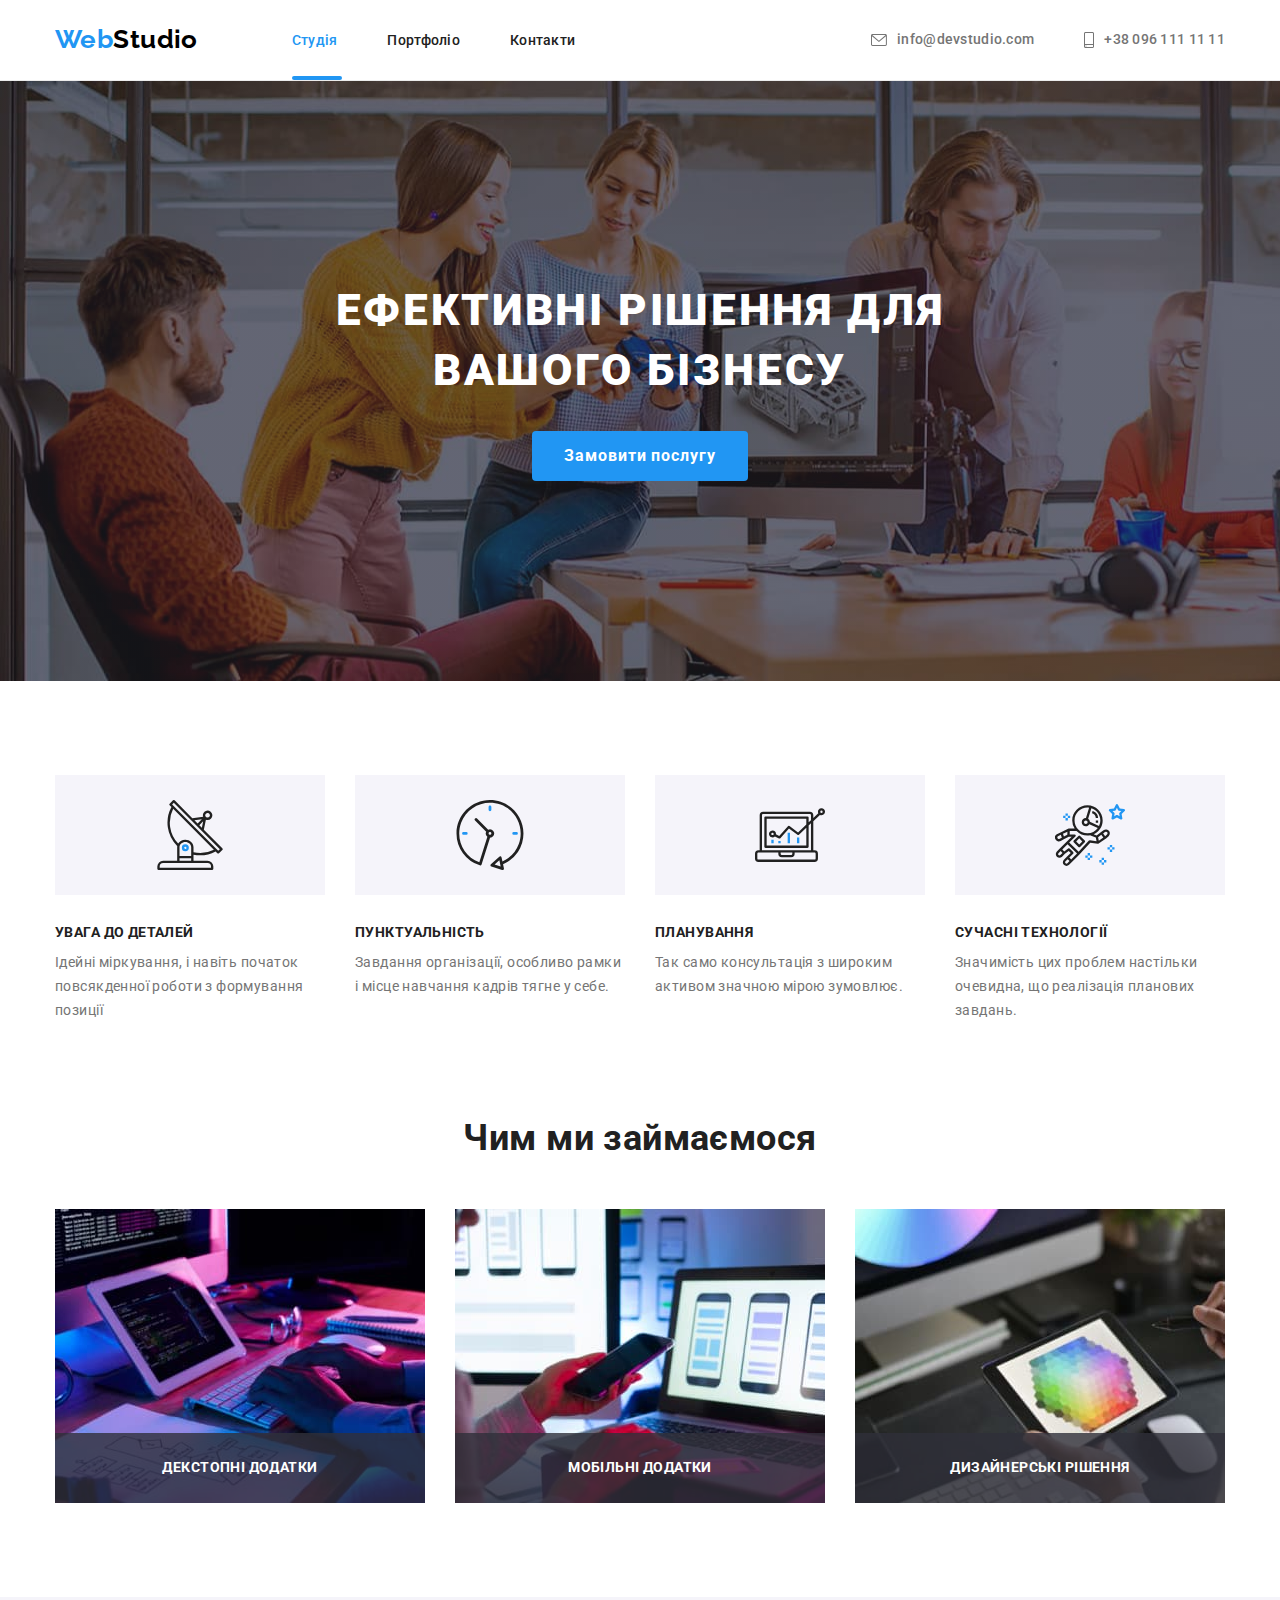
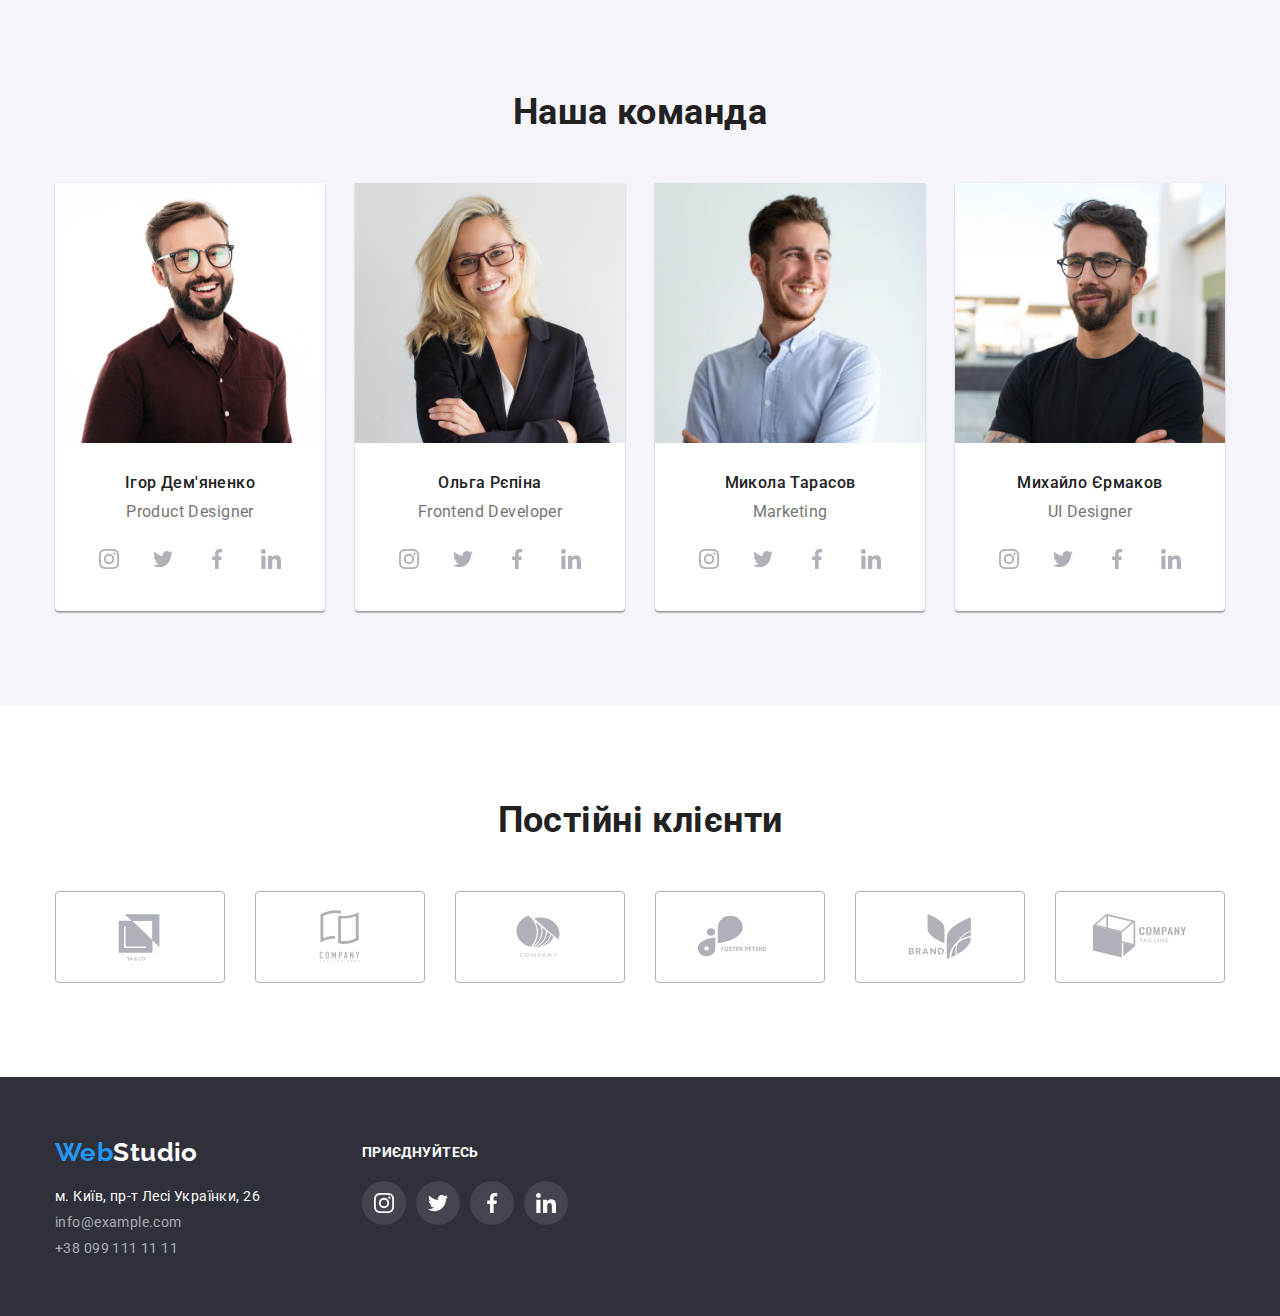
<file: index.html>
<!DOCTYPE html>
<html lang="uk">
<head>
    <meta charset="UTF-8">
    <meta http-equiv="X-UA-Compatible" content="IE=edge">
    <meta name="viewport" content="width=device-width, initial-scale=1.0">
    <title>Веб студія</title>
    <link rel="preconnect" href="https://fonts.googleapis.com">
    <link rel="preconnect" href="https://fonts.gstatic.com" crossorigin>
    <link href="https://fonts.googleapis.com/css2?family=Raleway:wght@700&family=Roboto:wght@400;500;700;900&display=swap" rel="stylesheet">
    <link rel="stylesheet" href="https://cdnjs.cloudflare.com/ajax/libs/modern-normalize/1.1.0/modern-normalize.min.css">
    <link rel="stylesheet" href="./css/style.css">
</head>
<body>
    <header class="header-page">
        <div class="container flex-cont">
            <nav class="flex-cont">
                <a class="link logo" href="./index.html"><span class="logo-blue">Web</span><span class="logo-black">Studio</span></a>
                <ul class="list flex-cont">
                    <li class="nav-list"><a class="link nav  current" href="./index.html">Студія</a></li>
                    <li class="nav-list"><a class="link nav " href="./portfolio.html">Портфоліо</a></li>
                    <li class="nav-list"><a class="link nav " href="#">Контакти</a></li>
                </ul>            
            </nav>
            <ul class="list flex-cont header-address">
                <li class="nav-list">
                    <a class="link address flex-cont" href="mailto:info@devstudio.com">
                        <svg class="icon-address" width="16" height="12">
                            <use href="./images/icons.svg#icon-envelope"></use>
                        </svg>
                        info@devstudio.com
                    </a>
                </li>
                <li class="nav-list">
                    <a class="link address flex-cont" href="tel:+380961111111">
                        <svg class="icon-address" width="10" height="16">
                            <use href="./images/icons.svg#icon-smartphone"></use>
                        </svg>
                        +38 096 111 11 11
                    </a>
                </li>
            </ul>  
        </div>      
    </header>
    <main>
        <section class="hero">
            <div class="container">
                <h1 class="hero-title">Ефективні рішення для вашого бізнесу</h1>
                <button class="button hero-button" type="button" data-modal-open>Замовити послугу</button>
            </div>            
        </section>
        <section class="section">
            <div class="container">
                <h2 class="visually-hidden">Особливості</h2>
                <ul class="list uniq-flex-cont">                    
                    <li class="uniq-list">   
                        <div class="uniq-list-icon">
                            <svg width="70" height="70">
                                <use href="./images/icons.svg#icon-antenna"></use>
                            </svg>
                        </div>                 
                        <h3 class="title uniq-title">Увага до деталей</h3>
                        <p class="uniq-text">Ідейні міркування, і навіть початок повсякденної роботи з формування позиції</p>                    
                    </li>
                    <li class="uniq-list">                    
                        <div class="uniq-list-icon">
                            <svg width="70" height="70">
                                <use href="./images/icons.svg#icon-clock"></use>
                            </svg>
                        </div> 
                        <h3 class="title uniq-title">Пунктуальність</h3>
                        <p class="uniq-text">Завдання організації, особливо рамки і місце навчання кадрів тягне у себе.</p>                    
                    </li>
                    <li class="uniq-list">
                        <div class="uniq-list-icon">
                            <svg width="70" height="70">
                                <use href="./images/icons.svg#icon-diagram"></use>
                            </svg>
                        </div> 
                        <h3 class="title uniq-title">Планування</h3>
                        <p class="uniq-text">Так само консультація з широким активом значною мірою зумовлює.</p>                    
                    </li>
                    <li class="uniq-list">   
                        <div class="uniq-list-icon">
                            <svg width="70" height="70">
                                <use href="./images/icons.svg#icon-astronaut"></use>
                            </svg>
                        </div>                  
                        <h3 class="title uniq-title">Сучасні технології</h3>
                        <p class="uniq-text">Значимість цих проблем настільки очевидна, що реалізація планових завдань.</p>                    
                    </li>
                </ul>
            </div>            
        </section>
        <section class="work-section">
            <div class="container">
                <h2 class="section-title">Чим ми займаємося</h2>
                <ul class="list flex-cont">
                    <li class="img-list"><img src="./images/job/leftimg.jpg" alt="Працівник займається кодуванням" width="370"><div class="label"><p class="label-text title">Декстопні додатки</p></div></li>
                    <li class="img-list"><img src="./images/job/centerimg.jpg" alt="Тестування мобильного застосунку" width="370"><div class="label"><p class="label-text title">Мобільні додатки</p></div></li>
                    <li class="img-list"><img src="./images/job/rightimg.jpg" alt="Дизайнер підбирає кольори" width="370"><div class="label"><p class="label-text title">Дизайнерські рішення</p></div></li>
                </ul>
            </div>            
        </section>
        <section class="section team-section">
            <div class="container">
                <h2 class="section-title">Наша команда</h2>
                <ul class="list flex-cont">
                    <li class="team team-list">
                        <img src="./images/our_team/img1.jpg" alt="Ігор Дем'яненко" width="270">
                        <div class="card-desc">
                            <h3 class="team-title">Ігор Дем'яненко</h3>
                            <p lang="en">Product Designer</p>
                            <ul class="social-list list">
                                <li class="social-list-item"><a class="social-link link" href="#"><svg class="social-link-icon" width="20" height="20"><use href="./images/icons.svg#icon-instagram"></use></svg></a></li>
                                <li class="social-list-item"><a class="social-link link" href="#"><svg class="social-link-icon" width="20" height="20"><use href="./images/icons.svg#icon-twitter"></use></svg></a></li>
                                <li class="social-list-item"><a class="social-link link" href="#"><svg class="social-link-icon" width="20" height="20"><use href="./images/icons.svg#icon-facebook"></use></svg></a></li>
                                <li class="social-list-item"><a class="social-link link" href="#"><svg class="social-link-icon" width="20" height="20"><use href="./images/icons.svg#icon-linkedin"></use></svg></a></li>
                            </ul>
                        </div>
                    </li>
                    <li class="team team-list">
                        <img src="./images/our_team/img2.jpg" alt="Ольга Рєпіна" width="270">
                        <div class="card-desc">
                            <h3 class="team-title">Ольга Рєпіна</h3>
                            <p lang="en">Frontend Developer</p>
                            <ul class="social-list list">
                                <li class="social-list-item"><a class="social-link link" href="#"><svg class="social-link-icon" width="20" height="20"><use href="./images/icons.svg#icon-instagram"></use></svg></a></li>
                                <li class="social-list-item"><a class="social-link link" href="#"><svg class="social-link-icon" width="20" height="20"><use href="./images/icons.svg#icon-twitter"></use></svg></a></li>
                                <li class="social-list-item"><a class="social-link link" href="#"><svg class="social-link-icon" width="20" height="20"><use href="./images/icons.svg#icon-facebook"></use></svg></a></li>
                                <li class="social-list-item"><a class="social-link link" href="#"><svg class="social-link-icon" width="20" height="20"><use href="./images/icons.svg#icon-linkedin"></use></svg></a></li>
                            </ul>
                        </div>
                    </li>
                    <li class="team team-list">
                        <img src="./images/our_team/img3.jpg" alt="Микола Тарасов" width="270">                    
                        <div class="card-desc">
                            <h3 class="team-title">Микола Тарасов</h3>
                            <p lang="en">Marketing</p>
                            <ul class="social-list list">
                                <li class="social-list-item"><a class="social-link link" href="#"><svg class="social-link-icon" width="20" height="20"><use href="./images/icons.svg#icon-instagram"></use></svg></a></li>
                                <li class="social-list-item"><a class="social-link link" href="#"><svg class="social-link-icon" width="20" height="20"><use href="./images/icons.svg#icon-twitter"></use></svg></a></li>
                                <li class="social-list-item"><a class="social-link link" href="#"><svg class="social-link-icon" width="20" height="20"><use href="./images/icons.svg#icon-facebook"></use></svg></a></li>
                                <li class="social-list-item"><a class="social-link link" href="#"><svg class="social-link-icon" width="20" height="20"><use href="./images/icons.svg#icon-linkedin"></use></svg></a></li>
                            </ul>
                        </div>
                    </li>
                    <li class="team team-list">
                        <img src="./images/our_team/img4.jpg" alt="Михайло Єрмаков" width="270">
                        <div class="card-desc">
                            <h3 class="team-title">Михайло Єрмаков</h3>
                            <p lang="en">UI Designer</p>
                            <ul class="social-list list">
                                <li class="social-list-item"><a class="social-link link" href="#"><svg class="social-link-icon" width="20" height="20"><use href="./images/icons.svg#icon-instagram"></use></svg></a></li>
                                <li class="social-list-item"><a class="social-link link" href="#"><svg class="social-link-icon" width="20" height="20"><use href="./images/icons.svg#icon-twitter"></use></svg></a></li>
                                <li class="social-list-item"><a class="social-link link" href="#"><svg class="social-link-icon" width="20" height="20"><use href="./images/icons.svg#icon-facebook"></use></svg></a></li>
                                <li class="social-list-item"><a class="social-link link" href="#"><svg class="social-link-icon" width="20" height="20"><use href="./images/icons.svg#icon-linkedin"></use></svg></a></li>
                            </ul>
                        </div>
                    </li>
                </ul>
            </div>            
        </section>
        <section class="section">
            <div class="container">
                <h2 class="section-title">Постійні клієнти</h2>
                <ul class="list uniq-flex-cont">
                    <li class="client-list-item"><a class="link client-link" href="#"><svg class="client-icon" width="106" height="60"><use href="./images/icons.svg#icon-logo1"></use></svg></a></li>
                    <li class="client-list-item"><a class="link client-link" href="#"><svg class="client-icon" width="106" height="60"><use href="./images/icons.svg#icon-logo2"></use></svg></a></li>
                    <li class="client-list-item"><a class="link client-link" href="#"><svg class="client-icon" width="106" height="60"><use href="./images/icons.svg#icon-logo3"></use></svg></a></li>
                    <li class="client-list-item"><a class="link client-link" href="#"><svg class="client-icon" width="106" height="60"><use href="./images/icons.svg#icon-logo4"></use></svg></a></li>
                    <li class="client-list-item"><a class="link client-link" href="#"><svg class="client-icon" width="106" height="60"><use href="./images/icons.svg#icon-logo5"></use></svg></a></li>
                    <li class="client-list-item"><a class="link client-link" href="#"><svg class="client-icon" width="106" height="60"><use href="./images/icons.svg#icon-logo6"></use></svg></a></li>
                </ul>
            </div>
        </section>
    </main>
    <footer class="footer">
        <div class="container flex-cont">              
            <div class="footer-address">
                <a class="link logo footer-logo" href="index.html"><span class="logo-blue">Web</span><span class="logo-white">Studio</span></a>
                <address>
                    <ul class="list">
                        <li class="footer-list"><a class="link footer-link map" href="https://goo.gl/maps/CPtrU1FHBa2aNyZL9" target="_blank" rel="noopener noreferrer nofollow">м. Київ, пр-т Лесі Українки, 26</a></li>
                        <li class="footer-list"><a class="link footer-link" href="mailto:info@example.com">info@example.com</a></li>
                        <li class="footer-list"><a class="link footer-link" href="tel:+380991111111">+38 099 111 11 11</a></li>
                    </ul>            
                </address>
            </div>  
            <div class="footer-social">
                <p class="title footer-title"><strong>Приєднуйтесь</strong></p>
                <ul class="social-list list">
                    <li class="social-list-item"><a class="social-link soc-link-foot link" href="#"><svg class="social-link-icon foot" width="20" height="20"><use href="./images/icons.svg#icon-instagram"></use></svg></a></li>
                    <li class="social-list-item"><a class="social-link soc-link-foot link" href="#"><svg class="social-link-icon foot" width="20" height="20"><use href="./images/icons.svg#icon-twitter"></use></svg></a></li>
                    <li class="social-list-item"><a class="social-link soc-link-foot link" href="#"><svg class="social-link-icon foot" width="20" height="20"><use href="./images/icons.svg#icon-facebook"></use></svg></a></li>
                    <li class="social-list-item"><a class="social-link soc-link-foot link" href="#"><svg class="social-link-icon foot" width="20" height="20"><use href="./images/icons.svg#icon-linkedin"></use></svg></a></li>
                </ul>
            </div>                 
        </div>
    </footer>
    <div class="backdrop is-hidden" data-modal>
        <div class="modal">
            <button type="button" class="modal-close-btn" data-modal-close>
                <svg class="modal-close-icon" width="18" height="18">
                    <use href="./images/icons.svg#close-icon">

                    </use>
                </svg>
            </button>
        </div>
    </div>
    <script src="./js/modal.js"></script>
</body>
</html>
</file>
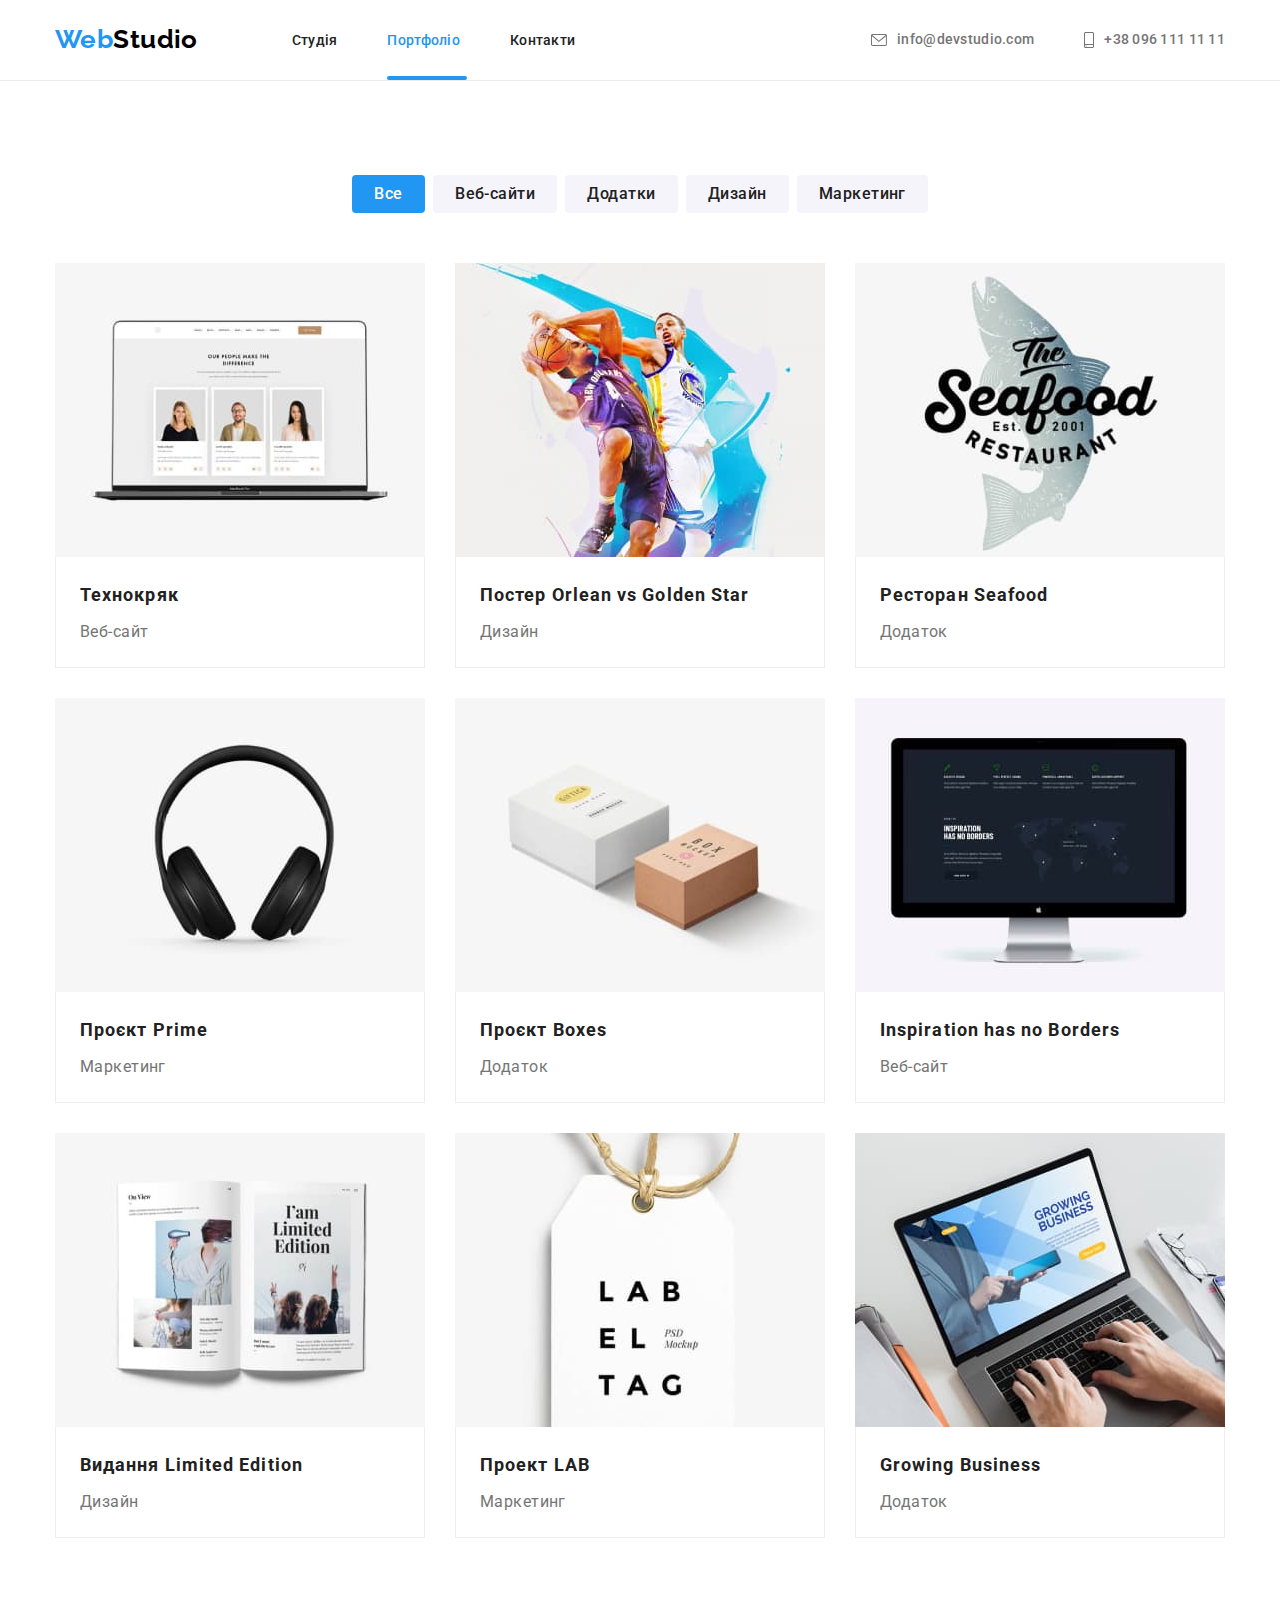
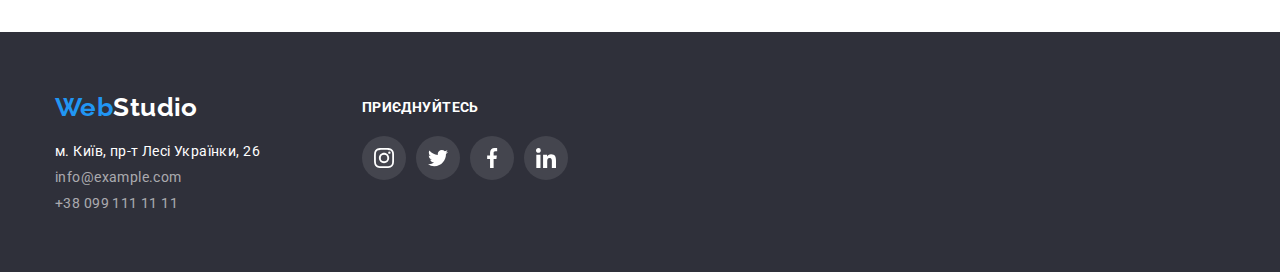
<file: portfolio.html>
<!DOCTYPE html>
<html lang="uk">
<head>
    <meta charset="UTF-8">
    <meta http-equiv="X-UA-Compatible" content="IE=edge">
    <meta name="viewport" content="width=device-width, initial-scale=1.0">
    <title>Веб студія</title>    
    <link rel="preconnect" href="https://fonts.googleapis.com">
    <link rel="preconnect" href="https://fonts.gstatic.com" crossorigin>
    <link href="https://fonts.googleapis.com/css2?family=Raleway:wght@700&family=Roboto:wght@400;500;700;900&display=swap" rel="stylesheet">
    <link rel="stylesheet" href="https://cdnjs.cloudflare.com/ajax/libs/modern-normalize/1.1.0/modern-normalize.min.css">
    <link rel="stylesheet" href="./css/style.css">
</head>
<body>
    <header class="header-page">
        <div class="container flex-cont">
            <nav class="flex-cont">
                <a class="link logo" href="./index.html"><span class="logo-blue">Web</span><span class="logo-black">Studio</span></a>
                <ul class="list flex-cont">
                    <li class="nav-list"><a class="link nav " href="./index.html">Студія</a></li>
                    <li class="nav-list"><a class="link nav current" href="./portfolio.html">Портфоліо</a></li>
                    <li class="nav-list"><a class="link nav " href="#">Контакти</a></li>
                </ul>            
            </nav>
            <ul class="list flex-cont header-address">
                <li class="nav-list">
                    <a class="link address flex-cont" href="mailto:info@devstudio.com">
                        <svg class="icon-address" width="16" height="12">
                            <use href="./images/icons.svg#icon-envelope"></use>
                        </svg>
                        info@devstudio.com
                    </a>
                </li>
                <li class="nav-list">
                    <a class="link address flex-cont" href="tel:+380961111111">
                        <svg class="icon-address" width="10" height="16">
                            <use href="./images/icons.svg#icon-smartphone"></use>
                        </svg>
                        +38 096 111 11 11
                    </a>
                </li>
            </ul>  
        </div>      
    </header>
    <main>
        <section class="section">
            <div class="container">
                <h1 class="visually-hidden">Наші роботи</h1>
                <ul class="list flex-cont filter-cont">
                    <li class="filter-list"><button class="button filter active" type="button">Все</button></li>
                    <li class="filter-list"><button class="button filter" type="button">Веб-сайти</button></li>
                    <li class="filter-list"><button class="button filter" type="button">Додатки</button></li>
                    <li class="filter-list"><button class="button filter" type="button">Дизайн</button></li>
                    <li class="filter-list"><button class="button filter" type="button">Маркетинг</button></li>
                </ul>  
                <ul class="list flex-cont list-wrap">
                    <li class="portfolio-list">
                        <a href="#" class="link card">
                            <div class="port-img-hover">
                                <div class="description-hover">
                                    <p class="port-desc-text">Ресурс пропонує комплексні пропозиції з різним рівнем функціоналу та сервісів. Все це дозволить відвідувачу отримати вичерпні відомості про компанію чи приватну особу.</p>
                                </div>
                                <img src="./images/portfolio/technokryak.jpg" alt="Головна сторінка сайту Технокряк" width="370">
                            </div>
                            <div class="footer-card">
                                <h2 class="portf-title">Технокряк</h2>
                                <p class="portf-text">Веб-сайт</p>
                            </div>  
                        </a>                      
                    </li>
                    <li class="portfolio-list">
                        <a href="#" class="link card">
                            <div class="port-img-hover">
                                <div class="description-hover">
                                    <p class="port-desc-text">Ресурс пропонує комплексні пропозиції з різним рівнем функціоналу та сервісів. Все це дозволить відвідувачу отримати вичерпні відомості про компанію чи приватну особу.</p>
                                </div>
                                <img src="./images/portfolio/new-orlean.jpg" alt="Постер New Orlean vs Golden Star" width="370">
                            </div>
                            <div class="footer-card">
                                <h2 class="portf-title">Постер <span lang="en">Orlean vs Golden Star</span></h2>
                                <p class="portf-text">Дизайн</p>
                            </div>
                        </a>
                    </li>
                    <li class="portfolio-list">
                        <a href="#" class="link card">
                            <div class="port-img-hover">
                                <div class="description-hover">
                                    <p class="port-desc-text">Ресурс пропонує комплексні пропозиції з різним рівнем функціоналу та сервісів. Все це дозволить відвідувачу отримати вичерпні відомості про компанію чи приватну особу.</p>
                                </div>
                                <img src="./images/portfolio/seafood.jpg" alt="Логотип ресторану Seafood" width="370">
                            </div>
                            <div class="footer-card">
                                <h2 class="portf-title">Ресторан <span lang="en">Seafood</span></h2>
                                <p class="portf-text">Додаток</p>
                            </div>
                        </a>
                    </li>
                    <li class="portfolio-list">
                        <a href="#" class="link card">
                            <div class="port-img-hover">
                                <div class="description-hover">
                                    <p class="port-desc-text">Ресурс пропонує комплексні пропозиції з різним рівнем функціоналу та сервісів. Все це дозволить відвідувачу отримати вичерпні відомості про компанію чи приватну особу.</p>
                                </div>
                                <img src="./images/portfolio/prime.jpg" alt="Навушники" width="370">
                            </div>
                            <div class="footer-card">
                                <h2 class="portf-title">Проєкт <span lang="en">Prime</span></h2>
                                <p class="portf-text">Маркетинг</p>
                            </div>
                        </a>
                    </li>
                    <li class="portfolio-list">
                        <a href="#" class="link card">
                            <div class="port-img-hover">
                                <div class="description-hover">
                                    <p class="port-desc-text">Ресурс пропонує комплексні пропозиції з різним рівнем функціоналу та сервісів. Все це дозволить відвідувачу отримати вичерпні відомості про компанію чи приватну особу.</p>
                                </div>
                                <img src="./images/portfolio/boxes.jpg" alt="Рожева і біла коробки" width="370">
                            </div>
                            <div class="footer-card">
                                <h2 class="portf-title">Проєкт <span lang="en">Boxes</span></h2>
                                <p class="portf-text">Додаток</p>
                            </div>
                        </a>
                    </li>
                    <li class="portfolio-list">
                        <a href="#" class="link card">
                            <div class="port-img-hover">
                                <div class="description-hover">
                                    <p class="port-desc-text">Ресурс пропонує комплексні пропозиції з різним рівнем функціоналу та сервісів. Все це дозволить відвідувачу отримати вичерпні відомості про компанію чи приватну особу.</p>
                                </div>
                                <img src="./images/portfolio/no-borders.jpg" alt="Головна сторінка веб-сайту" width="370">
                            </div>
                            <div class="footer-card">
                                <h2 class="portf-title" lang="en">Inspiration has no Borders</h2>
                                <p class="portf-text">Веб-сайт</p>
                            </div>
                        </a>
                    </li>
                    <li class="portfolio-list">
                        <a href="#" class="link card">
                            <div class="port-img-hover">
                                <div class="description-hover">
                                    <p class="port-desc-text">Ресурс пропонує комплексні пропозиції з різним рівнем функціоналу та сервісів. Все це дозволить відвідувачу отримати вичерпні відомості про компанію чи приватну особу.</p>
                                </div>
                                <img src="./images/portfolio/limit-edit.jpg" alt="Журнал з розгорнутими сторінками " width="370">
                            </div>
                            <div class="footer-card">
                                <h2 class="portf-title">Видання <span lang="en">Limited Edition</span></h2>
                                <p class="portf-text">Дизайн</p>
                            </div>
                        </a>
                    </li>
                    <li class="portfolio-list">
                        <a href="#" class="link card">
                            <div class="port-img-hover">
                                <div class="description-hover">
                                    <p class="port-desc-text">Ресурс пропонує комплексні пропозиції з різним рівнем функціоналу та сервісів. Все це дозволить відвідувачу отримати вичерпні відомості про компанію чи приватну особу.</p>
                                </div>
                                <img class="portf-img" src="./images/portfolio/lab.jpg" alt="Етикетка" width="370">
                            </div>
                            <div class="footer-card">
                                <h2 class="portf-title">Проект <span lang="en">LAB</span></h2>
                                <p class="portf-text">Маркетинг</p>
                            </div>
                        </a>
                    </li>
                    <li class="portfolio-list">
                        <a href="#" class="link card">
                            <div class="port-img-hover">
                                <div class="description-hover">
                                    <p class="port-desc-text">Ресурс пропонує комплексні пропозиції з різним рівнем функціоналу та сервісів. Все це дозволить відвідувачу отримати вичерпні відомості про компанію чи приватну особу.</p>
                                </div>
                                <img class="portf-img" src="./images/portfolio/growing-business.jpg" alt="Людина працює за ноутбуком" width="370">
                            </div>
                            <div class="footer-card">
                                <h2 class="portf-title" lang="en">Growing Business</h2>
                                <p class="portf-text">Додаток</p>
                            </div>
                        </a>
                    </li>
                </ul>
            </div>            
        </section>
    </main>
    <footer class="footer">
        <div class="container flex-cont">              
            <div class="footer-address">
                <a class="link logo footer-logo" href="index.html"><span class="logo-blue">Web</span><span class="logo-white">Studio</span></a>
                <address>
                    <ul class="list">
                        <li class="footer-list"><a class="link footer-link map" href="https://goo.gl/maps/CPtrU1FHBa2aNyZL9" target="_blank" rel="noopener noreferrer nofollow">м. Київ, пр-т Лесі Українки, 26</a></li>
                        <li class="footer-list"><a class="link footer-link" href="mailto:info@example.com">info@example.com</a></li>
                        <li class="footer-list"><a class="link footer-link" href="tel:+380991111111">+38 099 111 11 11</a></li>
                    </ul>            
                </address>
            </div>  
            <div class="footer-social">
                <h3 class="title footer-title">Приєднуйтесь</h3>
                <ul class="social-list list">
                    <li class="social-list-item"><a class="social-link soc-link-foot link" href="#"><svg class="social-link-icon foot" width="20" height="20"><use href="./images/icons.svg#icon-instagram"></use></svg></a></li>
                    <li class="social-list-item"><a class="social-link soc-link-foot link" href="#"><svg class="social-link-icon foot" width="20" height="20"><use href="./images/icons.svg#icon-twitter"></use></svg></a></li>
                    <li class="social-list-item"><a class="social-link soc-link-foot link" href="#"><svg class="social-link-icon foot" width="20" height="20"><use href="./images/icons.svg#icon-facebook"></use></svg></a></li>
                    <li class="social-list-item"><a class="social-link soc-link-foot link" href="#"><svg class="social-link-icon foot" width="20" height="20"><use href="./images/icons.svg#icon-linkedin"></use></svg></a></li>
                </ul>
            </div>                 
        </div>
    </footer>
</body>
</html>
</file>
<file: css/style.css>
:root{
    --main-text-color:#757575;
    --second-text-color:#212121;
    --accent-color:#2196F3;
    --white-color:#FFFFFF;
    --address-color:rgba(255, 255, 255, 0.6);
    --section-bg-color:#F5F4FA;
    --logo-color:#000000;
    --bg-color:#2F303A;
    --border-color:#ECECEC;
    --card-border-color:#EEEEEE;
    --hero-bg-overlay:rgba(47, 48, 58, 0.4);
    --hero-bg-color:#C4C4C4;
    --icon-color:#AFB1B8;

    --main-font-family:Roboto, sans-serif;
    --second-font-family:Raleway, sans-serif;

}
/*reset*/
h1, h2, h3, p{
    margin-top: 0;
    margin-bottom: 0;
}
img{
    display: block;
    max-width: 100%;
    height: auto;
}
ul{
    margin-top: 0;
    margin-bottom: 0;
    padding-left: 0;
}
.link{
    text-decoration: none;
}
.list{
    list-style: none;
}
/*settings*/
body{
    font-family: var(--main-font-family);
    font-size: 14px;
    letter-spacing: 0.03em;
    background-color: var(--white-color);
    color:var(--main-text-color);
}
.visually-hidden{
    position: absolute;
    width: 1px;
    height:1px;
    margin: -1px;
    padding: 0;
    overflow:hidden;
    border:0;
    clip: rect(0 0 0 0);
}
.container{
    width: 1200px;
    padding-left: 15px;
    padding-right: 15px;
    margin-right: auto;
    margin-left: auto;
}
.section{
    padding-top: 94px;
    padding-bottom: 94px;
}
.title{
    font-size: 14px;
    line-height: 1.14;
    text-transform: uppercase;
}
.section-title{
    font-weight: 700;
    font-size: 36px;
    line-height: 1.17;
    text-align: center;
    color: var(--second-text-color);

    margin-bottom: 50px;
}
.flex-cont{
    display: flex;
    align-items: center;
}
.social-link{
    display: flex;
    justify-content: center;
    align-items: center;
    width: 44px;
    height: 44px;
    border-radius: 50%;
    transition: background-color 250ms cubic-bezier(0.4, 0, 0.2, 1);
}
.social-link:hover,
.social-link:focus{
    background-color: var(--accent-color);
}
.social-link:hover .social-link-icon,
.social-link:focus .social-link-icon{
    fill:var(--white-color);
}
.social-list{
    display: flex;
    justify-content: space-between;
}
.social-link-icon{
    fill: var(--icon-color);
}

/*header*/
.header-page{
    /*padding-top: 24px;
    padding-bottom: 25px;*/
    border-bottom: 1px solid var(--border-color); 
}
.header-address{
    margin-left: auto;
}
.logo{
    font-family: var(--second-font-family);
    font-weight: 700;
    font-size: 26px;
    line-height: 1.2;

    margin-right: 94px;
}
.logo-blue{
    color:var(--accent-color);
}
.logo-black{
    color:var(--logo-color);
}
.logo-white{
    color:var(--white-color);
}
.nav-list:not(:last-child){
    margin-right: 50px;
}
.nav{
    color:var(--second-text-color);
    padding: 32px 0;
    transition: color 250ms cubic-bezier(0.4, 0, 0.2, 1);
}
.nav:hover,.nav:focus{
    color:var(--accent-color);
}
.nav.current{
    color:var(--accent-color);
    position:relative;
}
.nav.current::after{
    content:'';
    position: absolute;
    bottom: 0;
    display: block;
    width: 109%;
    height: 4px;
    border-radius: 2px;
    background-color: var(--accent-color);    
}

.address{
    padding: 32px 0;
    color:var(--main-text-color);
    transition: color 250ms cubic-bezier(0.4, 0, 0.2, 1);
}
.address:hover,
.address:focus{
    color:var(--accent-color);
}
.link.nav, .link.address{
    font-weight: 500;
    line-height: 1.14;
    letter-spacing: 0.02em;
}
.icon-address{
    fill: currentColor;
    margin-right: 10px;
}
/*main*/
.hero{
    padding-top: 200px;
    padding-bottom: 200px;
    background-image: linear-gradient(
        var(--hero-bg-overlay),
        var(--hero-bg-overlay)),
        url(../images/bg.jpg);   
    background-color: var(--hero-bg-color);
    background-size: cover;
    max-width: 1600px;
    margin-right: auto;
    margin-left: auto;
}
.hero-title{
    font-weight: 900;
    font-size: 44px;
    line-height: 1.36;    
    letter-spacing: 0.06em;
    color:var(--white-color);
    text-align: center;
    text-transform: uppercase;   
    
    width: 696px;
    margin-bottom: 30px;
    margin-left: auto;
    margin-right: auto;
}
.button{
    border-radius: 4px;
    border:none;
    display: block;
    
    font-family: var(--main-font-family);
    font-size: 16px;
    cursor: pointer;
}
.hero-button{
    min-width: 216px;
    padding: 10px 22px;
    margin-left: auto;
    margin-right: auto;

    font-style: normal;
    font-weight: 700;    
    line-height: 1.88;
    letter-spacing: 0.06em;
    color:var(--white-color);
    background-color: var(--accent-color);    
}

.uniq-flex-cont{
    display: flex;
    align-items: flex-start;
    margin-left: -30px;
}
.uniq-list{
    flex-basis: calc((100%-90px)/4);
    margin-left: 30px;
}
.uniq-list-icon{
    width: 270px;
    height: 120px;
    background-color: var(--section-bg-color);
    margin-bottom: 30px;
    display: flex;
    align-items: center;
    justify-content: center;
}
.uniq-title{
    color:var(--second-text-color);

    margin-bottom: 10px;
}
.uniq-text{
    line-height: 1.71;
}

.work-section{
    padding-bottom: 94px;
}
.img-list{
    position: relative;
    flex-basis: calc((100%-60px)/3);
}
.img-list:not(:last-child){
    margin-right: 30px;
}
.label{
    position: absolute;
    bottom: 0;
    left: 0;
    width: 370px;
    height: 70px;
    display: flex;
    justify-content: center;
    align-items: center;
    background-color: rgba(47, 48, 58, 0.8);
    z-index: 2;
}
.label-text{
    font-weight: 700;
    color:var(--white-color);
}

.team-section{
    background-color: var(--section-bg-color);
}
.team{    
    line-height: 1.19;
    text-align: center;
    background-color: var(--white-color);
    /*padding-bottom: 30px;*/
}

.card-desc{
    padding: 30px 32px;
}
.team-list{
    flex-basis: calc((100%-90px)/4);
    box-shadow: 0 2px 1px 0 rgba(0,0,0,0.2),
    0 1px 1px 0 rgba(0, 0, 0, 0.14),
    0 1px 3px 0 rgba(0, 0, 0, 0.12);
    border-radius: 0 0 4px 4px;
}
.team-list:not(:last-child){
    margin-right: 30px;
}
.team-title{
    font-size: 16px;
    font-weight: 500;    
    color:var(--second-text-color);  

    margin-bottom: 10px;    
}
.team-title + p{
    font-size: 16px;    
    margin-bottom: 16px;
}
.client-list-item{
    flex-basis: calc((100%-150px)/6);
    margin-left: 30px;    
}
.client-link{
    width: 170px;
    height: 92px;
    display: flex;
    align-items: center;
    justify-content: center;
    border: 1px solid var(--icon-color);
    border-radius: 4px;
}
.client-link:hover,
.client-link:focus{
    border: 1px solid var(--accent-color);
}
.client-link:hover .client-icon,
.client-link:focus .client-icon{
    fill: var(--accent-color);
}
.client-icon{
    fill: var(--icon-color);
}
/*footer*/
.footer{
    background-color: var(--bg-color);    
    padding-top: 60px;
    padding-bottom: 60px;
}
.footer-logo{
    display: block;
    margin-bottom: 20px;
}
.footer-list:not(:last-child){
    margin-bottom: 10px;
}
.footer-link{
    color:var(--address-color);
    font-style: normal;
    transition: color 250ms cubic-bezier(0.4, 0, 0.2, 1);
}
.footer-link:hover, .footer-link:focus{
    color:var(--accent-color);
}
.social-link-icon.foot{
    fill:var(--white-color);
}
.map{
    color: var(--white-color);
}
.footer-address{
    margin-right: 70px;
}
.footer-social{
    width: 206px;
}
.footer-social > .social-list{
    margin-bottom: 23px;
}
.footer-title{
    color:var(--white-color);
    margin-bottom: 20px;
}
.soc-link-foot{
    background: rgba(255, 255, 255, 0.1);
}
/*modal window*/
.backdrop{
    position:fixed;
    top:0;
    left:0;
    width: 100vw;
    height: 100vh;
    z-index: 99;
    background-color: rgba(0, 0, 0, 0.2);
    transition: opacity 250ms cubic-bezier(0.4, 0, 0.2, 1),
    visibility 250ms cubic-bezier(0.4, 0, 0.2, 1);
}
.modal{
    position: absolute;
    top:50%;
    left:50%;
    transform: translate(-50%,-50%) scale(1);
    width: 528px;
    height: 580px;
    background-color: var(--white-color);
    transition: transform 250ms cubic-bezier(0.4, 0, 0.2, 1);
}
.backdrop.is-hidden .modal{
    transform: translate(-50%, -50%) scale(0.8);
}
.backdrop.is-hidden{
    opacity:0;
    visibility: hidden;
    pointer-events: none;
}
.modal-close-btn{
    position: absolute;
    top: 8px;
    right: 8px;
    display: flex;
    justify-content: center;
    align-items: center;
    width: 30px;
    height: 30px;
    border-radius: 50%;
    border: 1px solid rgba(0,0,0,0.10);
    padding: 0;
    background-color: transparent;
    cursor: pointer;
}
/*portfolio*/
.filter-list:not(:last-child){
    margin-right: 8px;
}
.filter-cont{
    margin-bottom: 50px;   
    justify-content: center;
    margin-left: auto;
    margin-right: auto;   
}
.filter{
    padding: 6px 22px;
    font-weight: 500;
    line-height: 1.62;
    letter-spacing: 0.03em;
    color:var(--second-text-color);
    background-color: var(--section-bg-color);
    min-width: 73px;
    transition: color 250ms cubic-bezier(0.4, 0, 0.2, 1),
    background-color 250ms cubic-bezier(0.4, 0, 0.2, 1),
    box-shadow 250ms cubic-bezier(0.4, 0, 0.2, 1);
}
.filter:hover, .filter:focus{
    background-color: var(--accent-color);
    color:var(--white-color);
    box-shadow: 1px 4px 6px rgba(0,0,0,0.16),
    0 4px 4px rgba(0,0,0,0.06),
    0 1px 1px rgba(0, 0, 0, 0.12);
}
.filter.active{
    background-color: var(--accent-color);
    color:var(--white-color);
}
.list-wrap{
    flex-wrap: wrap;
    gap:30px;
}
.portfolio-list{
    flex-basis: calc((100% - 60px) / 3); 
}
.link.card{
    display: block;
    transition: box-shadow 250ms cubic-bezier(0.4, 0, 0.2, 1);
}
.link.card:hover,
.link.card:focus{
    box-shadow: 0 2px 2px rgba(0, 0, 0, 0.12),
    0 1px 2px rgba(0,0,0,0.08),
    0 3px 1px rgba(0,0,0,0.10);
}  
.port-img-hover{
    position: relative;
    overflow: hidden;
}
.description-hover{
    position: absolute;
    bottom: 0;
    left: 0;
    width: 100%;
    height: 100%;
    transform: translateY(100%);
    display: flex;
    justify-content: center;
    align-items: center;
    opacity: 0;
    visibility: hidden;
    pointer-events: none;
    transition: transform 250ms cubic-bezier(0.4, 0, 0.2, 1);
    background: rgba(33, 150, 243, 0.9);
}
.link.card:hover .description-hover,
.link.card:focus .description-hover{
    transform: translateY(0);
    opacity: 1;
    visibility: visible;
}
.port-desc-text{
    width: 322px;
    height: 168px;
    line-height: 1.56;
    font-size: 18px;
    color: var(--white-color);
}

.footer-card{
    border:1px solid var(--card-border-color);
    border-top:none;
    padding: 20px 24px;
}
.portf-title{
    font-weight: 700;
    font-size: 18px;
    line-height: 2;
    letter-spacing: 0.06em;
    color: var(--second-text-color);

    margin-bottom: 4px;
}
.portf-text{
    font-size: 16px;
    line-height: 1.88;
    color:var(--main-text-color);
}
</file>
